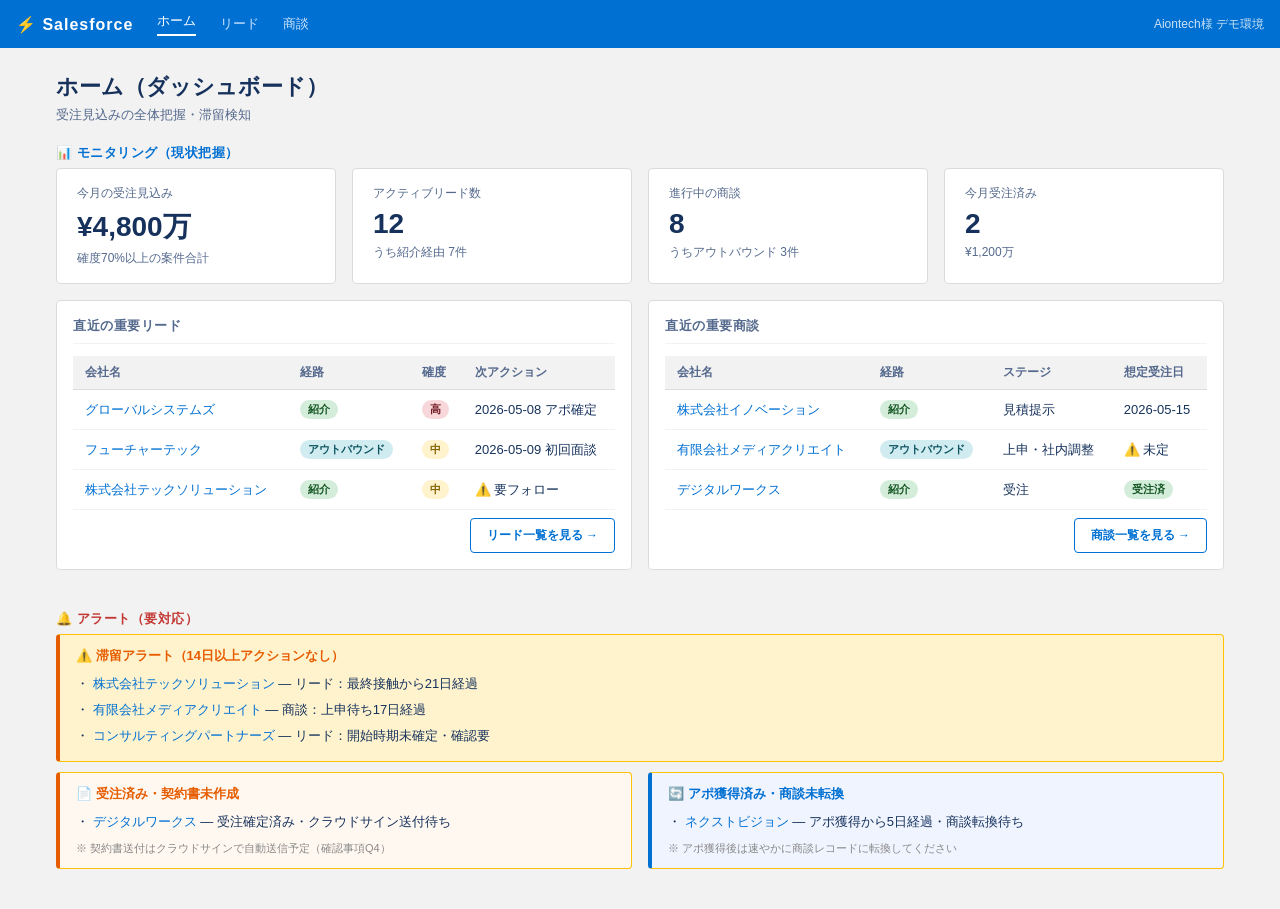
<file: index.html>
<!DOCTYPE html>
<html lang="ja">
<head>
<meta charset="UTF-8">
<meta name="viewport" content="width=device-width, initial-scale=1.0">
<title>S-00 ホーム | Salesforce デモ</title>
<link rel="stylesheet" href="_styles.css">
</head>
<body>

<nav class="topnav" id="topnav"></nav>

<div class="page-wrap">
  <div class="page-header">
    <h1>ホーム（ダッシュボード）</h1>
    <p>受注見込みの全体把握・滞留検知</p>
  </div>

  <!-- ① モニタリング（現状把握） -->
  <div style="margin-bottom:6px;">
    <span style="font-size:13px;font-weight:700;color:#0070d2;letter-spacing:.04em;">📊 モニタリング（現状把握）</span>
  </div>

  <div class="kpi-row">
    <div class="kpi-card">
      <div class="kpi-label">今月の受注見込み</div>
      <div class="kpi-value">¥4,800万</div>
      <div class="kpi-sub">確度70%以上の案件合計</div>
    </div>
    <div class="kpi-card">
      <div class="kpi-label">アクティブリード数</div>
      <div class="kpi-value">12</div>
      <div class="kpi-sub">うち紹介経由 7件</div>
    </div>
    <div class="kpi-card">
      <div class="kpi-label">進行中の商談</div>
      <div class="kpi-value">8</div>
      <div class="kpi-sub">うちアウトバウンド 3件</div>
    </div>
    <div class="kpi-card">
      <div class="kpi-label">今月受注済み</div>
      <div class="kpi-value">2</div>
      <div class="kpi-sub">¥1,200万</div>
    </div>
  </div>

  <div style="display:grid; grid-template-columns:1fr 1fr; gap:16px; margin-bottom:24px;">

    <!-- 直近の重要リード -->
    <div class="card">
      <div class="card-title">直近の重要リード</div>
      <table>
        <thead>
          <tr>
            <th>会社名</th>
            <th>経路</th>
            <th>確度</th>
            <th>次アクション</th>
          </tr>
        </thead>
        <tbody>
          <tr>
            <td><a href="lead_detail.html">グローバルシステムズ</a></td>
            <td><span class="badge badge-referral">紹介</span></td>
            <td><span class="badge badge-high">高</span></td>
            <td>2026-05-08 アポ確定</td>
          </tr>
          <tr>
            <td><a href="lead_detail.html">フューチャーテック</a></td>
            <td><span class="badge badge-outbound">アウトバウンド</span></td>
            <td><span class="badge badge-mid">中</span></td>
            <td>2026-05-09 初回面談</td>
          </tr>
          <tr>
            <td><a href="lead_detail.html">株式会社テックソリューション</a></td>
            <td><span class="badge badge-referral">紹介</span></td>
            <td><span class="badge badge-mid">中</span></td>
            <td>⚠️ 要フォロー</td>
          </tr>
        </tbody>
      </table>
      <div style="text-align:right;margin-top:8px;">
        <a href="lead_list.html" class="btn btn-secondary" style="font-size:12px;">リード一覧を見る →</a>
      </div>
    </div>

    <!-- 直近の重要商談 -->
    <div class="card">
      <div class="card-title">直近の重要商談</div>
      <table>
        <thead>
          <tr>
            <th>会社名</th>
            <th>経路</th>
            <th>ステージ</th>
            <th>想定受注日</th>
          </tr>
        </thead>
        <tbody>
          <tr>
            <td><a href="opportunity_detail.html">株式会社イノベーション</a></td>
            <td><span class="badge badge-referral">紹介</span></td>
            <td>見積提示</td>
            <td>2026-05-15</td>
          </tr>
          <tr>
            <td><a href="opportunity_detail.html">有限会社メディアクリエイト</a></td>
            <td><span class="badge badge-outbound">アウトバウンド</span></td>
            <td>上申・社内調整</td>
            <td>⚠️ 未定</td>
          </tr>
          <tr>
            <td><a href="opportunity_detail.html">デジタルワークス</a></td>
            <td><span class="badge badge-referral">紹介</span></td>
            <td>受注</td>
            <td><span class="badge badge-won">受注済</span></td>
          </tr>
        </tbody>
      </table>
      <div style="text-align:right;margin-top:8px;">
        <a href="opportunity_list.html" class="btn btn-secondary" style="font-size:12px;">商談一覧を見る →</a>
      </div>
    </div>

  </div>

  <!-- ② アラート（要対応） -->
  <div style="margin-bottom:6px;">
    <span style="font-size:13px;font-weight:700;color:#c23934;letter-spacing:.04em;">🔔 アラート（要対応）</span>
  </div>

  <div class="alert-row" style="margin-bottom:10px;">
    <div class="alert-title">⚠️ 滞留アラート（14日以上アクションなし）</div>
    <div class="alert-item">・ <a href="lead_detail.html">株式会社テックソリューション</a> — リード：最終接触から21日経過</div>
    <div class="alert-item">・ <a href="opportunity_detail.html">有限会社メディアクリエイト</a> — 商談：上申待ち17日経過</div>
    <div class="alert-item">・ <a href="lead_detail.html">コンサルティングパートナーズ</a> — リード：開始時期未確定・確認要</div>
  </div>

  <div style="display:grid; grid-template-columns:1fr 1fr; gap:16px;">
    <div class="alert-row" style="background:#fff8f0;border-left:4px solid #e65c00;">
      <div class="alert-title" style="color:#e65c00;">📄 受注済み・契約書未作成</div>
      <div class="alert-item">・ <a href="opportunity_detail.html">デジタルワークス</a> — 受注確定済み・クラウドサイン送付待ち</div>
      <div style="font-size:11px;color:#888;margin-top:6px;">※ 契約書送付はクラウドサインで自動送信予定（確認事項Q4）</div>
    </div>
    <div class="alert-row" style="background:#f0f4ff;border-left:4px solid #0070d2;">
      <div class="alert-title" style="color:#0070d2;">🔄 アポ獲得済み・商談未転換</div>
      <div class="alert-item">・ <a href="lead_detail.html">ネクストビジョン</a> — アポ獲得から5日経過・商談転換待ち</div>
      <div style="font-size:11px;color:#888;margin-top:6px;">※ アポ獲得後は速やかに商談レコードに転換してください</div>
    </div>
  </div>
</div>

<script src="_nav.js"></script>
</body>
</html>
</file>
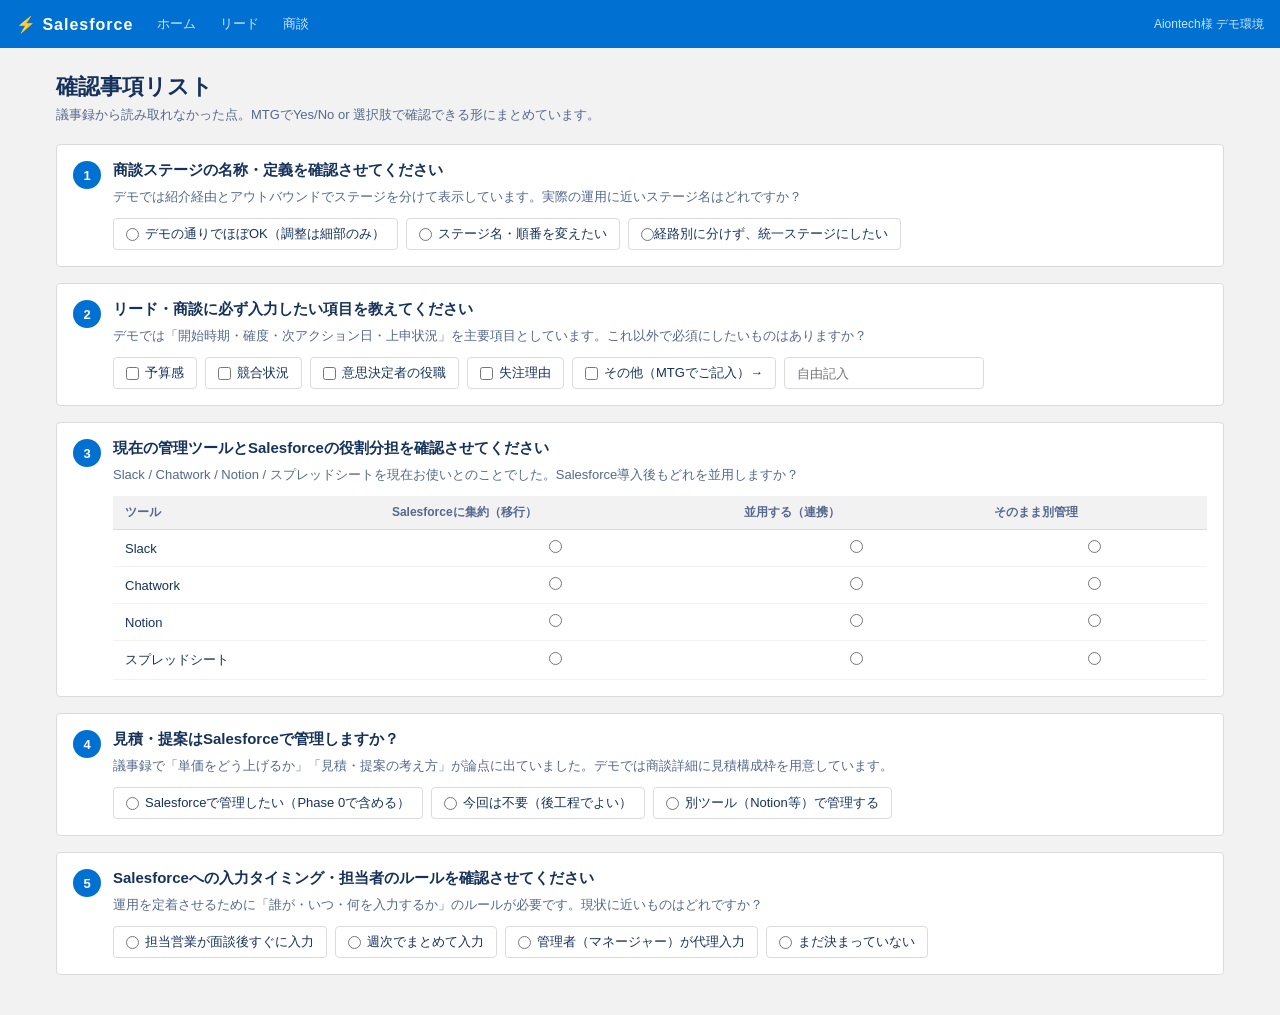
<file: checklist.html>
<!DOCTYPE html>
<html lang="ja">
<head>
<meta charset="UTF-8">
<meta name="viewport" content="width=device-width, initial-scale=1.0">
<title>確認事項リスト | Salesforce デモ</title>
<link rel="stylesheet" href="_styles.css">
</head>
<body>

<nav class="topnav" id="topnav"></nav>

<div class="page-wrap">
  <div class="page-header">
    <h1>確認事項リスト</h1>
    <p>議事録から読み取れなかった点。MTGでYes/No or 選択肢で確認できる形にまとめています。</p>
  </div>

  <!-- Q1 -->
  <div class="card">
    <div style="display:flex;gap:12px;align-items:flex-start;">
      <div style="background:#0070d2;color:#fff;border-radius:50%;width:28px;height:28px;display:flex;align-items:center;justify-content:center;font-weight:700;font-size:13px;flex-shrink:0;">1</div>
      <div style="flex:1;">
        <div style="font-size:15px;font-weight:600;margin-bottom:8px;">
          商談ステージの名称・定義を確認させてください
        </div>
        <div style="font-size:13px;color:#54698d;margin-bottom:12px;">
          デモでは紹介経由とアウトバウンドでステージを分けて表示しています。実際の運用に近いステージ名はどれですか？
        </div>
        <div style="display:flex;flex-wrap:wrap;gap:8px;">
          <label style="display:flex;align-items:center;gap:6px;padding:6px 12px;border:1px solid #dddbda;border-radius:4px;cursor:pointer;font-size:13px;"><input type="radio" name="q1"> デモの通りでほぼOK（調整は細部のみ）</label>
          <label style="display:flex;align-items:center;gap:6px;padding:6px 12px;border:1px solid #dddbda;border-radius:4px;cursor:pointer;font-size:13px;"><input type="radio" name="q1"> ステージ名・順番を変えたい</label>
          <label style="display:flex;align-items:center;gap=6px;padding:6px 12px;border:1px solid #dddbda;border-radius:4px;cursor:pointer;font-size:13px;"><input type="radio" name="q1"> 経路別に分けず、統一ステージにしたい</label>
        </div>
      </div>
    </div>
  </div>

  <!-- Q2 -->
  <div class="card">
    <div style="display:flex;gap:12px;align-items:flex-start;">
      <div style="background:#0070d2;color:#fff;border-radius:50%;width:28px;height:28px;display:flex;align-items:center;justify-content:center;font-weight:700;font-size:13px;flex-shrink:0;">2</div>
      <div style="flex:1;">
        <div style="font-size:15px;font-weight:600;margin-bottom:8px;">
          リード・商談に必ず入力したい項目を教えてください
        </div>
        <div style="font-size:13px;color:#54698d;margin-bottom:12px;">
          デモでは「開始時期・確度・次アクション日・上申状況」を主要項目としています。これ以外で必須にしたいものはありますか？
        </div>
        <div style="display:flex;flex-wrap:wrap;gap:8px;">
          <label style="display:flex;align-items:center;gap:6px;padding:6px 12px;border:1px solid #dddbda;border-radius:4px;cursor:pointer;font-size:13px;"><input type="checkbox"> 予算感</label>
          <label style="display:flex;align-items:center;gap:6px;padding:6px 12px;border:1px solid #dddbda;border-radius:4px;cursor:pointer;font-size:13px;"><input type="checkbox"> 競合状況</label>
          <label style="display:flex;align-items:center;gap:6px;padding:6px 12px;border:1px solid #dddbda;border-radius:4px;cursor:pointer;font-size:13px;"><input type="checkbox"> 意思決定者の役職</label>
          <label style="display:flex;align-items:center;gap:6px;padding:6px 12px;border:1px solid #dddbda;border-radius:4px;cursor:pointer;font-size:13px;"><input type="checkbox"> 失注理由</label>
          <label style="display:flex;align-items:center;gap:6px;padding:6px 12px;border:1px solid #dddbda;border-radius:4px;cursor:pointer;font-size:13px;"><input type="checkbox"> その他（MTGでご記入）→</label>
          <input type="text" placeholder="自由記入" style="padding:6px 12px;border:1px solid #dddbda;border-radius:4px;font-size:13px;width:200px;">
        </div>
      </div>
    </div>
  </div>

  <!-- Q3 -->
  <div class="card">
    <div style="display:flex;gap:12px;align-items:flex-start;">
      <div style="background:#0070d2;color:#fff;border-radius:50%;width:28px;height:28px;display:flex;align-items:center;justify-content:center;font-weight:700;font-size:13px;flex-shrink:0;">3</div>
      <div style="flex:1;">
        <div style="font-size:15px;font-weight:600;margin-bottom:8px;">
          現在の管理ツールとSalesforceの役割分担を確認させてください
        </div>
        <div style="font-size:13px;color:#54698d;margin-bottom:12px;">
          Slack / Chatwork / Notion / スプレッドシートを現在お使いとのことでした。Salesforce導入後もどれを並用しますか？
        </div>
        <table style="font-size:13px;">
          <thead>
            <tr>
              <th>ツール</th>
              <th>Salesforceに集約（移行）</th>
              <th>並用する（連携）</th>
              <th>そのまま別管理</th>
            </tr>
          </thead>
          <tbody>
            <tr>
              <td>Slack</td>
              <td style="text-align:center;"><input type="radio" name="q3_slack"></td>
              <td style="text-align:center;"><input type="radio" name="q3_slack"></td>
              <td style="text-align:center;"><input type="radio" name="q3_slack"></td>
            </tr>
            <tr>
              <td>Chatwork</td>
              <td style="text-align:center;"><input type="radio" name="q3_chat"></td>
              <td style="text-align:center;"><input type="radio" name="q3_chat"></td>
              <td style="text-align:center;"><input type="radio" name="q3_chat"></td>
            </tr>
            <tr>
              <td>Notion</td>
              <td style="text-align:center;"><input type="radio" name="q3_notion"></td>
              <td style="text-align:center;"><input type="radio" name="q3_notion"></td>
              <td style="text-align:center;"><input type="radio" name="q3_notion"></td>
            </tr>
            <tr>
              <td>スプレッドシート</td>
              <td style="text-align:center;"><input type="radio" name="q3_sheet"></td>
              <td style="text-align:center;"><input type="radio" name="q3_sheet"></td>
              <td style="text-align:center;"><input type="radio" name="q3_sheet"></td>
            </tr>
          </tbody>
        </table>
      </div>
    </div>
  </div>

  <!-- Q4 -->
  <div class="card">
    <div style="display:flex;gap:12px;align-items:flex-start;">
      <div style="background:#0070d2;color:#fff;border-radius:50%;width:28px;height:28px;display:flex;align-items:center;justify-content:center;font-weight:700;font-size:13px;flex-shrink:0;">4</div>
      <div style="flex:1;">
        <div style="font-size:15px;font-weight:600;margin-bottom:8px;">
          見積・提案はSalesforceで管理しますか？
        </div>
        <div style="font-size:13px;color:#54698d;margin-bottom:12px;">
          議事録で「単価をどう上げるか」「見積・提案の考え方」が論点に出ていました。デモでは商談詳細に見積構成枠を用意しています。
        </div>
        <div style="display:flex;flex-wrap:wrap;gap:8px;">
          <label style="display:flex;align-items:center;gap:6px;padding:6px 12px;border:1px solid #dddbda;border-radius:4px;cursor:pointer;font-size:13px;"><input type="radio" name="q4"> Salesforceで管理したい（Phase 0で含める）</label>
          <label style="display:flex;align-items:center;gap:6px;padding:6px 12px;border:1px solid #dddbda;border-radius:4px;cursor:pointer;font-size:13px;"><input type="radio" name="q4"> 今回は不要（後工程でよい）</label>
          <label style="display:flex;align-items:center;gap:6px;padding:6px 12px;border:1px solid #dddbda;border-radius:4px;cursor:pointer;font-size:13px;"><input type="radio" name="q4"> 別ツール（Notion等）で管理する</label>
        </div>
      </div>
    </div>
  </div>

  <!-- Q5 -->
  <div class="card">
    <div style="display:flex;gap:12px;align-items:flex-start;">
      <div style="background:#0070d2;color:#fff;border-radius:50%;width:28px;height:28px;display:flex;align-items:center;justify-content:center;font-weight:700;font-size:13px;flex-shrink:0;">5</div>
      <div style="flex:1;">
        <div style="font-size:15px;font-weight:600;margin-bottom:8px;">
          Salesforceへの入力タイミング・担当者のルールを確認させてください
        </div>
        <div style="font-size:13px;color:#54698d;margin-bottom:12px;">
          運用を定着させるために「誰が・いつ・何を入力するか」のルールが必要です。現状に近いものはどれですか？
        </div>
        <div style="display:flex;flex-wrap:wrap;gap:8px;">
          <label style="display:flex;align-items:center;gap:6px;padding:6px 12px;border:1px solid #dddbda;border-radius:4px;cursor:pointer;font-size:13px;"><input type="radio" name="q5"> 担当営業が面談後すぐに入力</label>
          <label style="display:flex;align-items:center;gap:6px;padding:6px 12px;border:1px solid #dddbda;border-radius:4px;cursor:pointer;font-size:13px;"><input type="radio" name="q5"> 週次でまとめて入力</label>
          <label style="display:flex;align-items:center;gap:6px;padding:6px 12px;border:1px solid #dddbda;border-radius:4px;cursor:pointer;font-size:13px;"><input type="radio" name="q5"> 管理者（マネージャー）が代理入力</label>
          <label style="display:flex;align-items:center;gap:6px;padding:6px 12px;border:1px solid #dddbda;border-radius:4px;cursor:pointer;font-size:13px;"><input type="radio" name="q5"> まだ決まっていない</label>
        </div>
      </div>
    </div>
  </div>

</div>

<script src="_nav.js"></script>
</body>
</html>
</file>
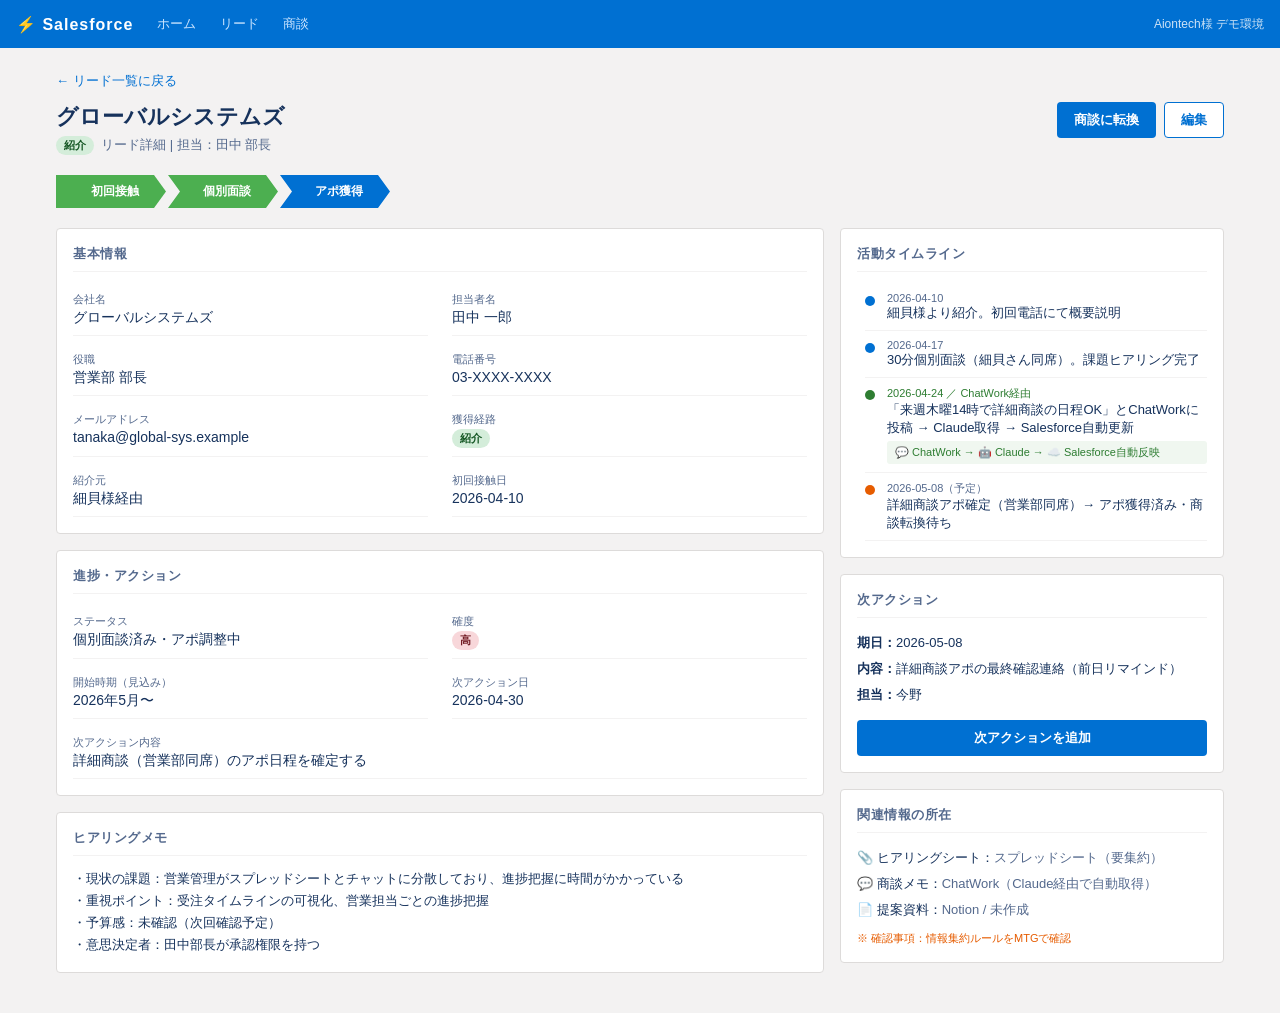
<file: lead_detail.html>
<!DOCTYPE html>
<html lang="ja">
<head>
<meta charset="UTF-8">
<meta name="viewport" content="width=device-width, initial-scale=1.0">
<title>S-01b リード詳細 | Salesforce デモ</title>
<link rel="stylesheet" href="_styles.css">
</head>
<body>

<nav class="topnav" id="topnav"></nav>

<div class="page-wrap">
  <div style="margin-bottom:12px;">
    <a href="lead_list.html" style="color:#0070d2;font-size:13px;text-decoration:none;">← リード一覧に戻る</a>
  </div>

  <div class="page-header" style="display:flex;align-items:flex-start;justify-content:space-between;">
    <div>
      <h1>グローバルシステムズ</h1>
      <p>
        <span class="badge badge-referral">紹介</span>&nbsp;
        リード詳細 | 担当：田中 部長
      </p>
    </div>
    <div class="btn-row" style="margin:0;">
      <a href="opportunity_detail.html" class="btn btn-primary">商談に転換</a>
      <a href="#" class="btn btn-secondary">編集</a>
    </div>
  </div>

  <!-- ステータスバー（リードフェーズ：初回接触〜アポ獲得まで） -->
  <div class="stage-path" style="margin-bottom:20px;">
    <div class="stage-step done">初回接触</div>
    <div class="stage-step done">個別面談</div>
    <div class="stage-step active">アポ獲得</div>
  </div>

  <div class="detail-grid">
    <!-- メイン情報 -->
    <div>
      <div class="card">
        <div class="card-title">基本情報</div>
        <div class="field-row">
          <div class="field-item">
            <div class="field-label">会社名</div>
            <div class="field-value">グローバルシステムズ</div>
          </div>
          <div class="field-item">
            <div class="field-label">担当者名</div>
            <div class="field-value">田中 一郎</div>
          </div>
          <div class="field-item">
            <div class="field-label">役職</div>
            <div class="field-value">営業部 部長</div>
          </div>
          <div class="field-item">
            <div class="field-label">電話番号</div>
            <div class="field-value">03-XXXX-XXXX</div>
          </div>
          <div class="field-item">
            <div class="field-label">メールアドレス</div>
            <div class="field-value">tanaka@global-sys.example</div>
          </div>
          <div class="field-item">
            <div class="field-label">獲得経路</div>
            <div class="field-value"><span class="badge badge-referral">紹介</span></div>
          </div>
          <div class="field-item">
            <div class="field-label">紹介元</div>
            <div class="field-value">細貝様経由</div>
          </div>
          <div class="field-item">
            <div class="field-label">初回接触日</div>
            <div class="field-value">2026-04-10</div>
          </div>
        </div>
      </div>

      <div class="card">
        <div class="card-title">進捗・アクション</div>
        <div class="field-row">
          <div class="field-item">
            <div class="field-label">ステータス</div>
            <div class="field-value">個別面談済み・アポ調整中</div>
          </div>
          <div class="field-item">
            <div class="field-label">確度</div>
            <div class="field-value"><span class="badge badge-high">高</span></div>
          </div>
          <div class="field-item">
            <div class="field-label">開始時期（見込み）</div>
            <div class="field-value">2026年5月〜</div>
          </div>
          <div class="field-item">
            <div class="field-label">次アクション日</div>
            <div class="field-value">2026-04-30</div>
          </div>
          <div class="field-item" style="grid-column:1/-1;">
            <div class="field-label">次アクション内容</div>
            <div class="field-value">詳細商談（営業部同席）のアポ日程を確定する</div>
          </div>
        </div>
      </div>

      <div class="card">
        <div class="card-title">ヒアリングメモ</div>
        <div style="font-size:13px;line-height:1.7;color:#16325c;">
          <p>・現状の課題：営業管理がスプレッドシートとチャットに分散しており、進捗把握に時間がかかっている</p>
          <p>・重視ポイント：受注タイムラインの可視化、営業担当ごとの進捗把握</p>
          <p>・予算感：未確認（次回確認予定）</p>
          <p>・意思決定者：田中部長が承認権限を持つ</p>
        </div>
      </div>
    </div>

    <!-- サイドバー -->
    <div>
      <div class="card">
        <div class="card-title">活動タイムライン</div>
        <div class="timeline">
          <div class="tl-item">
            <div class="tl-dot"></div>
            <div class="tl-content">
              <div class="tl-date">2026-04-10</div>
              <div class="tl-text">細貝様より紹介。初回電話にて概要説明</div>
            </div>
          </div>
          <div class="tl-item">
            <div class="tl-dot"></div>
            <div class="tl-content">
              <div class="tl-date">2026-04-17</div>
              <div class="tl-text">30分個別面談（細貝さん同席）。課題ヒアリング完了</div>
            </div>
          </div>
          <div class="tl-item">
            <div class="tl-dot" style="background:#2e7d32;"></div>
            <div class="tl-content">
              <div class="tl-date" style="color:#2e7d32;">2026-04-24 ／ ChatWork経由</div>
              <div class="tl-text">「来週木曜14時で詳細商談の日程OK」とChatWorkに投稿 → Claude取得 → Salesforce自動更新</div>
              <div style="font-size:11px;background:#f0f7f0;padding:4px 8px;margin-top:4px;border-radius:3px;color:#2e7d32;">
                💬 ChatWork → 🤖 Claude → ☁️ Salesforce自動反映
              </div>
            </div>
          </div>
          <div class="tl-item">
            <div class="tl-dot" style="background:#e65c00;"></div>
            <div class="tl-content">
              <div class="tl-date">2026-05-08（予定）</div>
              <div class="tl-text">詳細商談アポ確定（営業部同席）→ アポ獲得済み・商談転換待ち</div>
            </div>
          </div>
        </div>
      </div>

      <div class="card">
        <div class="card-title">次アクション</div>
        <div style="font-size:13px;line-height:2;">
          <div><strong>期日：</strong>2026-05-08</div>
          <div><strong>内容：</strong>詳細商談アポの最終確認連絡（前日リマインド）</div>
          <div><strong>担当：</strong>今野</div>
        </div>
        <div style="margin-top:12px;">
          <a href="#" class="btn btn-primary" style="width:100%;text-align:center;display:block;">次アクションを追加</a>
        </div>
      </div>

      <div class="card">
        <div class="card-title">関連情報の所在</div>
        <div style="font-size:13px;line-height:2;">
          <div>📎 ヒアリングシート：<span style="color:#54698d;">スプレッドシート（要集約）</span></div>
          <div>💬 商談メモ：<span style="color:#54698d;">ChatWork（Claude経由で自動取得）</span></div>
          <div>📄 提案資料：<span style="color:#54698d;">Notion / 未作成</span></div>
        </div>
        <div style="margin-top:8px;font-size:11px;color:#e65c00;">
          ※ 確認事項：情報集約ルールをMTGで確認
        </div>
      </div>
    </div>
  </div>
</div>

<script src="_nav.js"></script>
</body>
</html>
</file>
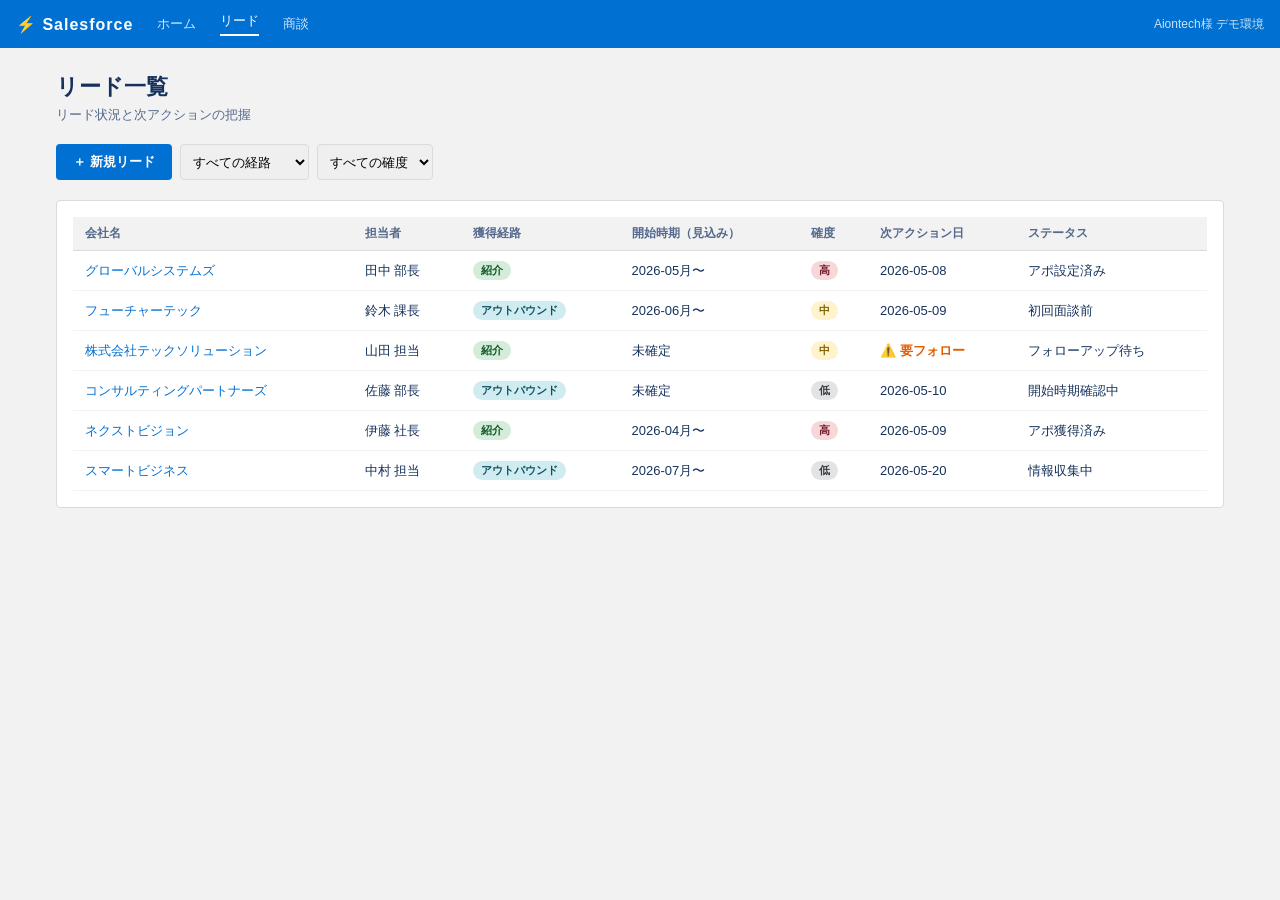
<file: lead_list.html>
<!DOCTYPE html>
<html lang="ja">
<head>
<meta charset="UTF-8">
<meta name="viewport" content="width=device-width, initial-scale=1.0">
<title>S-01a リード一覧 | Salesforce デモ</title>
<link rel="stylesheet" href="_styles.css">
</head>
<body>

<nav class="topnav" id="topnav"></nav>

<div class="page-wrap">
  <div class="page-header">
    <h1>リード一覧</h1>
    <p>リード状況と次アクションの把握</p>
  </div>

  <div class="btn-row">
    <a href="#" class="btn btn-primary">＋ 新規リード</a>
    <select style="padding:8px;border:1px solid #dddbda;border-radius:4px;font-size:13px;">
      <option>すべての経路</option>
      <option>紹介</option>
      <option>アウトバウンド</option>
    </select>
    <select style="padding:8px;border:1px solid #dddbda;border-radius:4px;font-size:13px;">
      <option>すべての確度</option>
      <option>高</option>
      <option>中</option>
      <option>低</option>
    </select>
  </div>

  <div class="card">
    <table>
      <thead>
        <tr>
          <th>会社名</th>
          <th>担当者</th>
          <th>獲得経路</th>
          <th>開始時期（見込み）</th>
          <th>確度</th>
          <th>次アクション日</th>
          <th>ステータス</th>
        </tr>
      </thead>
      <tbody>
        <tr>
          <td><a href="lead_detail.html">グローバルシステムズ</a></td>
          <td>田中 部長</td>
          <td><span class="badge badge-referral">紹介</span></td>
          <td>2026-05月〜</td>
          <td><span class="badge badge-high">高</span></td>
          <td>2026-05-08</td>
          <td>アポ設定済み</td>
        </tr>
        <tr>
          <td><a href="lead_detail.html">フューチャーテック</a></td>
          <td>鈴木 課長</td>
          <td><span class="badge badge-outbound">アウトバウンド</span></td>
          <td>2026-06月〜</td>
          <td><span class="badge badge-mid">中</span></td>
          <td>2026-05-09</td>
          <td>初回面談前</td>
        </tr>
        <tr>
          <td><a href="lead_detail.html">株式会社テックソリューション</a></td>
          <td>山田 担当</td>
          <td><span class="badge badge-referral">紹介</span></td>
          <td>未確定</td>
          <td><span class="badge badge-mid">中</span></td>
          <td style="color:#e65c00;font-weight:600;">⚠️ 要フォロー</td>
          <td>フォローアップ待ち</td>
        </tr>
        <tr>
          <td><a href="lead_detail.html">コンサルティングパートナーズ</a></td>
          <td>佐藤 部長</td>
          <td><span class="badge badge-outbound">アウトバウンド</span></td>
          <td>未確定</td>
          <td><span class="badge badge-low">低</span></td>
          <td>2026-05-10</td>
          <td>開始時期確認中</td>
        </tr>
        <tr>
          <td><a href="lead_detail.html">ネクストビジョン</a></td>
          <td>伊藤 社長</td>
          <td><span class="badge badge-referral">紹介</span></td>
          <td>2026-04月〜</td>
          <td><span class="badge badge-high">高</span></td>
          <td>2026-05-09</td>
          <td>アポ獲得済み</td>
        </tr>
        <tr>
          <td><a href="lead_detail.html">スマートビジネス</a></td>
          <td>中村 担当</td>
          <td><span class="badge badge-outbound">アウトバウンド</span></td>
          <td>2026-07月〜</td>
          <td><span class="badge badge-low">低</span></td>
          <td>2026-05-20</td>
          <td>情報収集中</td>
        </tr>
      </tbody>
    </table>
  </div>
</div>

<script src="_nav.js"></script>
</body>
</html>
</file>
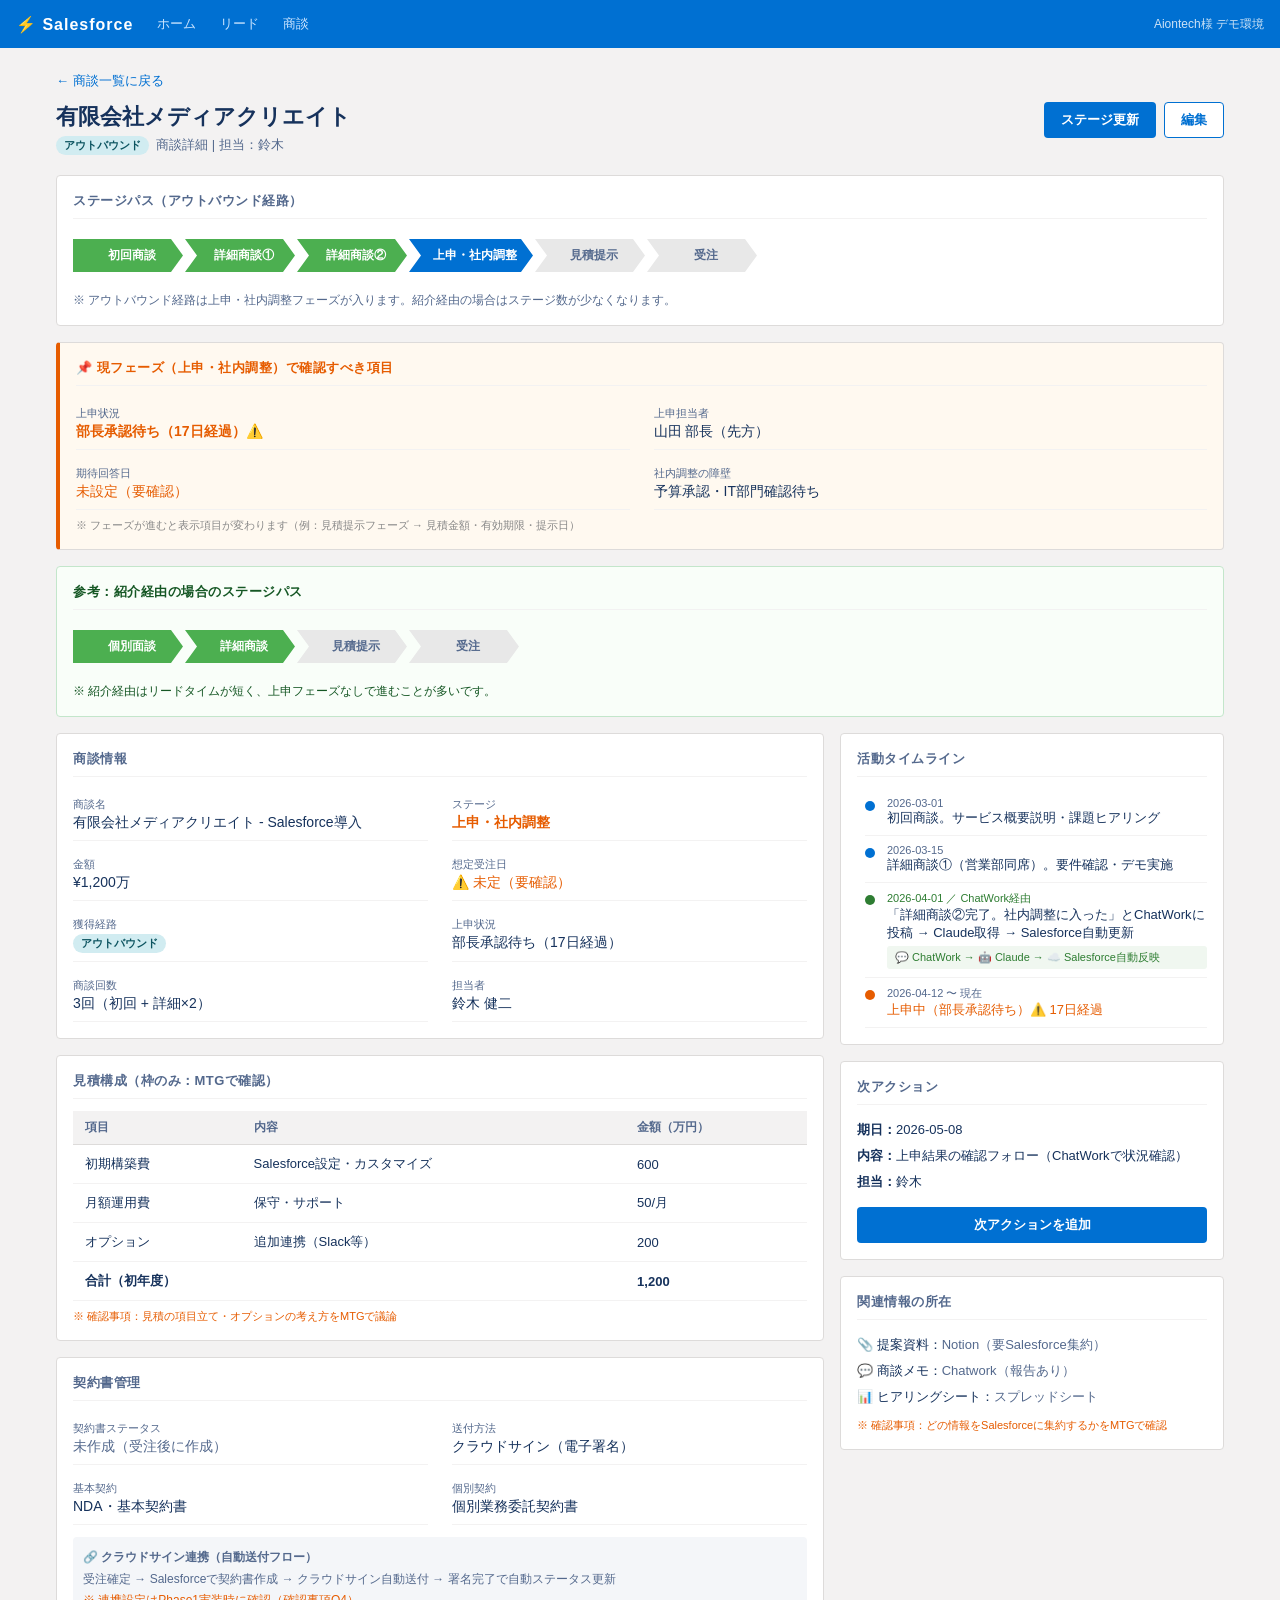
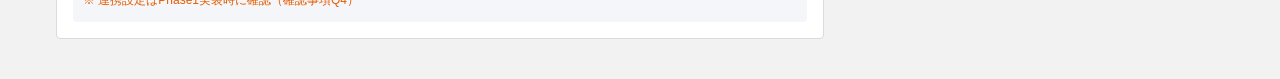
<file: opportunity_detail.html>
<!DOCTYPE html>
<html lang="ja">
<head>
<meta charset="UTF-8">
<meta name="viewport" content="width=device-width, initial-scale=1.0">
<title>S-02b 商談詳細 | Salesforce デモ</title>
<link rel="stylesheet" href="_styles.css">
</head>
<body>

<nav class="topnav" id="topnav"></nav>

<div class="page-wrap">
  <div style="margin-bottom:12px;">
    <a href="opportunity_list.html" style="color:#0070d2;font-size:13px;text-decoration:none;">← 商談一覧に戻る</a>
  </div>

  <div class="page-header" style="display:flex;align-items:flex-start;justify-content:space-between;">
    <div>
      <h1>有限会社メディアクリエイト</h1>
      <p>
        <span class="badge badge-outbound">アウトバウンド</span>&nbsp;
        商談詳細 | 担当：鈴木
      </p>
    </div>
    <div class="btn-row" style="margin:0;">
      <a href="#" class="btn btn-primary">ステージ更新</a>
      <a href="#" class="btn btn-secondary">編集</a>
    </div>
  </div>

  <!-- 経路別ステージパス切り替え表示 -->
  <div class="card" style="margin-bottom:16px;">
    <div class="card-title">ステージパス（アウトバウンド経路）</div>
    <div class="stage-path">
      <div class="stage-step done">初回商談</div>
      <div class="stage-step done">詳細商談①</div>
      <div class="stage-step done">詳細商談②</div>
      <div class="stage-step active">上申・社内調整</div>
      <div class="stage-step">見積提示</div>
      <div class="stage-step">受注</div>
    </div>
    <div style="font-size:12px;color:#54698d;margin-top:8px;">
      ※ アウトバウンド経路は上申・社内調整フェーズが入ります。紹介経由の場合はステージ数が少なくなります。
    </div>
  </div>

  <!-- 現フェーズの重要確認項目 -->
  <div class="card" style="margin-bottom:16px;background:#fff9f0;border-left:4px solid #e65c00;">
    <div class="card-title" style="color:#e65c00;">📌 現フェーズ（上申・社内調整）で確認すべき項目</div>
    <div class="field-row">
      <div class="field-item">
        <div class="field-label">上申状況</div>
        <div class="field-value" style="color:#e65c00;font-weight:600;">部長承認待ち（17日経過）⚠️</div>
      </div>
      <div class="field-item">
        <div class="field-label">上申担当者</div>
        <div class="field-value">山田 部長（先方）</div>
      </div>
      <div class="field-item">
        <div class="field-label">期待回答日</div>
        <div class="field-value" style="color:#e65c00;">未設定（要確認）</div>
      </div>
      <div class="field-item">
        <div class="field-label">社内調整の障壁</div>
        <div class="field-value">予算承認・IT部門確認待ち</div>
      </div>
    </div>
    <div style="font-size:11px;color:#888;margin-top:8px;">※ フェーズが進むと表示項目が変わります（例：見積提示フェーズ → 見積金額・有効期限・提示日）</div>
  </div>

  <!-- 紹介経由の場合（参考表示） -->
  <div class="card" style="margin-bottom:16px;background:#f9fef9;border-color:#c3e6cb;">
    <div class="card-title" style="color:#155724;">参考：紹介経由の場合のステージパス</div>
    <div class="stage-path">
      <div class="stage-step done">個別面談</div>
      <div class="stage-step done">詳細商談</div>
      <div class="stage-step">見積提示</div>
      <div class="stage-step">受注</div>
    </div>
    <div style="font-size:12px;color:#155724;margin-top:8px;">
      ※ 紹介経由はリードタイムが短く、上申フェーズなしで進むことが多いです。
    </div>
  </div>

  <div class="detail-grid">
    <!-- メイン情報 -->
    <div>
      <div class="card">
        <div class="card-title">商談情報</div>
        <div class="field-row">
          <div class="field-item">
            <div class="field-label">商談名</div>
            <div class="field-value">有限会社メディアクリエイト - Salesforce導入</div>
          </div>
          <div class="field-item">
            <div class="field-label">ステージ</div>
            <div class="field-value" style="color:#e65c00;font-weight:600;">上申・社内調整</div>
          </div>
          <div class="field-item">
            <div class="field-label">金額</div>
            <div class="field-value">¥1,200万</div>
          </div>
          <div class="field-item">
            <div class="field-label">想定受注日</div>
            <div class="field-value" style="color:#e65c00;">⚠️ 未定（要確認）</div>
          </div>
          <div class="field-item">
            <div class="field-label">獲得経路</div>
            <div class="field-value"><span class="badge badge-outbound">アウトバウンド</span></div>
          </div>
          <div class="field-item">
            <div class="field-label">上申状況</div>
            <div class="field-value">部長承認待ち（17日経過）</div>
          </div>
          <div class="field-item">
            <div class="field-label">商談回数</div>
            <div class="field-value">3回（初回 + 詳細×2）</div>
          </div>
          <div class="field-item">
            <div class="field-label">担当者</div>
            <div class="field-value">鈴木 健二</div>
          </div>
        </div>
      </div>

      <!-- 見積構成（任意枠） -->
      <div class="card">
        <div class="card-title">見積構成（枠のみ：MTGで確認）</div>
        <table>
          <thead>
            <tr>
              <th>項目</th>
              <th>内容</th>
              <th>金額（万円）</th>
            </tr>
          </thead>
          <tbody>
            <tr>
              <td>初期構築費</td>
              <td>Salesforce設定・カスタマイズ</td>
              <td>600</td>
            </tr>
            <tr>
              <td>月額運用費</td>
              <td>保守・サポート</td>
              <td>50/月</td>
            </tr>
            <tr>
              <td>オプション</td>
              <td>追加連携（Slack等）</td>
              <td>200</td>
            </tr>
            <tr>
              <td colspan="2" style="font-weight:600;">合計（初年度）</td>
              <td style="font-weight:600;">1,200</td>
            </tr>
          </tbody>
        </table>
        <div style="margin-top:8px;font-size:11px;color:#e65c00;">
          ※ 確認事項：見積の項目立て・オプションの考え方をMTGで議論
        </div>
      </div>

      <!-- 契約書管理 -->
      <div class="card">
        <div class="card-title">契約書管理</div>
        <div class="field-row" style="margin-bottom:12px;">
          <div class="field-item">
            <div class="field-label">契約書ステータス</div>
            <div class="field-value" style="color:#54698d;">未作成（受注後に作成）</div>
          </div>
          <div class="field-item">
            <div class="field-label">送付方法</div>
            <div class="field-value">クラウドサイン（電子署名）</div>
          </div>
          <div class="field-item">
            <div class="field-label">基本契約</div>
            <div class="field-value">NDA・基本契約書</div>
          </div>
          <div class="field-item">
            <div class="field-label">個別契約</div>
            <div class="field-value">個別業務委託契約書</div>
          </div>
        </div>
        <div style="padding:10px;background:#f4f6f9;border-radius:4px;font-size:12px;color:#54698d;line-height:1.8;">
          🔗 <strong>クラウドサイン連携（自動送付フロー）</strong><br>
          受注確定 → Salesforceで契約書作成 → クラウドサイン自動送付 → 署名完了で自動ステータス更新<br>
          <span style="color:#e65c00;">※ 連携設定はPhase1実装時に確認（確認事項Q4）</span>
        </div>
      </div>
    </div>

    <!-- サイドバー -->
    <div>
      <div class="card">
        <div class="card-title">活動タイムライン</div>
        <div class="timeline">
          <div class="tl-item">
            <div class="tl-dot"></div>
            <div class="tl-content">
              <div class="tl-date">2026-03-01</div>
              <div class="tl-text">初回商談。サービス概要説明・課題ヒアリング</div>
            </div>
          </div>
          <div class="tl-item">
            <div class="tl-dot"></div>
            <div class="tl-content">
              <div class="tl-date">2026-03-15</div>
              <div class="tl-text">詳細商談①（営業部同席）。要件確認・デモ実施</div>
            </div>
          </div>
          <div class="tl-item">
            <div class="tl-dot" style="background:#2e7d32;"></div>
            <div class="tl-content">
              <div class="tl-date" style="color:#2e7d32;">2026-04-01 ／ ChatWork経由</div>
              <div class="tl-text">「詳細商談②完了。社内調整に入った」とChatWorkに投稿 → Claude取得 → Salesforce自動更新</div>
              <div style="font-size:11px;background:#f0f7f0;padding:4px 8px;margin-top:4px;border-radius:3px;color:#2e7d32;">
                💬 ChatWork → 🤖 Claude → ☁️ Salesforce自動反映
              </div>
            </div>
          </div>
          <div class="tl-item">
            <div class="tl-dot" style="background:#e65c00;"></div>
            <div class="tl-content">
              <div class="tl-date">2026-04-12 〜 現在</div>
              <div class="tl-text" style="color:#e65c00;">上申中（部長承認待ち）⚠️ 17日経過</div>
            </div>
          </div>
        </div>
      </div>

      <div class="card">
        <div class="card-title">次アクション</div>
        <div style="font-size:13px;line-height:2;">
          <div><strong>期日：</strong>2026-05-08</div>
          <div><strong>内容：</strong>上申結果の確認フォロー（ChatWorkで状況確認）</div>
          <div><strong>担当：</strong>鈴木</div>
        </div>
        <div style="margin-top:12px;">
          <a href="#" class="btn btn-primary" style="width:100%;text-align:center;display:block;">次アクションを追加</a>
        </div>
      </div>

      <div class="card">
        <div class="card-title">関連情報の所在</div>
        <div style="font-size:13px;line-height:2;">
          <div>📎 提案資料：<span style="color:#54698d;">Notion（要Salesforce集約）</span></div>
          <div>💬 商談メモ：<span style="color:#54698d;">Chatwork（報告あり）</span></div>
          <div>📊 ヒアリングシート：<span style="color:#54698d;">スプレッドシート</span></div>
        </div>
        <div style="margin-top:8px;font-size:11px;color:#e65c00;">
          ※ 確認事項：どの情報をSalesforceに集約するかをMTGで確認
        </div>
      </div>
    </div>
  </div>
</div>

<script src="_nav.js"></script>
</body>
</html>
</file>
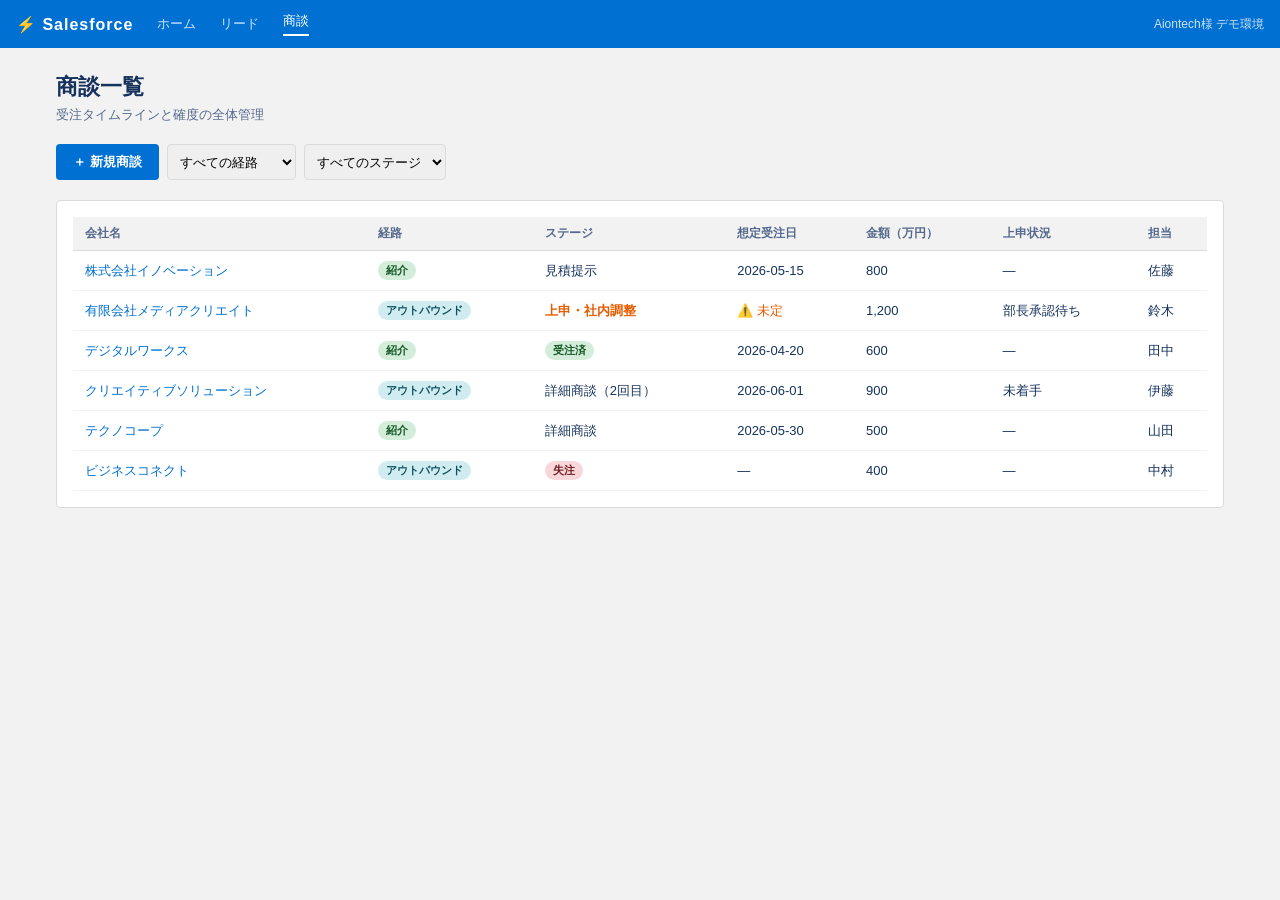
<file: opportunity_list.html>
<!DOCTYPE html>
<html lang="ja">
<head>
<meta charset="UTF-8">
<meta name="viewport" content="width=device-width, initial-scale=1.0">
<title>S-02a 商談一覧 | Salesforce デモ</title>
<link rel="stylesheet" href="_styles.css">
</head>
<body>

<nav class="topnav" id="topnav"></nav>

<div class="page-wrap">
  <div class="page-header">
    <h1>商談一覧</h1>
    <p>受注タイムラインと確度の全体管理</p>
  </div>

  <div class="btn-row">
    <a href="#" class="btn btn-primary">＋ 新規商談</a>
    <select style="padding:8px;border:1px solid #dddbda;border-radius:4px;font-size:13px;">
      <option>すべての経路</option>
      <option>紹介</option>
      <option>アウトバウンド</option>
    </select>
    <select style="padding:8px;border:1px solid #dddbda;border-radius:4px;font-size:13px;">
      <option>すべてのステージ</option>
      <option>詳細商談</option>
      <option>見積提示</option>
      <option>上申・社内調整</option>
      <option>受注</option>
    </select>
  </div>

  <div class="card">
    <table>
      <thead>
        <tr>
          <th>会社名</th>
          <th>経路</th>
          <th>ステージ</th>
          <th>想定受注日</th>
          <th>金額（万円）</th>
          <th>上申状況</th>
          <th>担当</th>
        </tr>
      </thead>
      <tbody>
        <tr>
          <td><a href="opportunity_detail.html">株式会社イノベーション</a></td>
          <td><span class="badge badge-referral">紹介</span></td>
          <td>見積提示</td>
          <td>2026-05-15</td>
          <td>800</td>
          <td>—</td>
          <td>佐藤</td>
        </tr>
        <tr>
          <td><a href="opportunity_detail.html">有限会社メディアクリエイト</a></td>
          <td><span class="badge badge-outbound">アウトバウンド</span></td>
          <td style="color:#e65c00;font-weight:600;">上申・社内調整</td>
          <td style="color:#e65c00;">⚠️ 未定</td>
          <td>1,200</td>
          <td>部長承認待ち</td>
          <td>鈴木</td>
        </tr>
        <tr>
          <td><a href="opportunity_detail.html">デジタルワークス</a></td>
          <td><span class="badge badge-referral">紹介</span></td>
          <td><span class="badge badge-won">受注済</span></td>
          <td>2026-04-20</td>
          <td>600</td>
          <td>—</td>
          <td>田中</td>
        </tr>
        <tr>
          <td><a href="opportunity_detail.html">クリエイティブソリューション</a></td>
          <td><span class="badge badge-outbound">アウトバウンド</span></td>
          <td>詳細商談（2回目）</td>
          <td>2026-06-01</td>
          <td>900</td>
          <td>未着手</td>
          <td>伊藤</td>
        </tr>
        <tr>
          <td><a href="opportunity_detail.html">テクノコープ</a></td>
          <td><span class="badge badge-referral">紹介</span></td>
          <td>詳細商談</td>
          <td>2026-05-30</td>
          <td>500</td>
          <td>—</td>
          <td>山田</td>
        </tr>
        <tr>
          <td><a href="opportunity_detail.html">ビジネスコネクト</a></td>
          <td><span class="badge badge-outbound">アウトバウンド</span></td>
          <td><span class="badge badge-lost">失注</span></td>
          <td>—</td>
          <td>400</td>
          <td>—</td>
          <td>中村</td>
        </tr>
      </tbody>
    </table>
  </div>
</div>

<script src="_nav.js"></script>
</body>
</html>
</file>
<file: _styles.css>
* { box-sizing: border-box; margin: 0; padding: 0; }

body {
  font-family: 'Segoe UI', 'Hiragino Sans', sans-serif;
  font-size: 14px;
  background: #f3f2f2;
  color: #16325c;
}

/* ===== TOP NAV ===== */
.topnav {
  background: #0070d2;
  color: #fff;
  height: 48px;
  display: flex;
  align-items: center;
  padding: 0 16px;
  gap: 24px;
}
.topnav .logo { font-weight: 700; font-size: 16px; letter-spacing: 1px; }
.topnav a { color: #cce5ff; text-decoration: none; font-size: 13px; }
.topnav a:hover { color: #fff; }
.topnav a.active { color: #fff; border-bottom: 2px solid #fff; padding-bottom: 4px; }

/* ===== LAYOUT ===== */
.page-wrap { max-width: 1200px; margin: 0 auto; padding: 24px 16px; }

.page-header { margin-bottom: 20px; }
.page-header h1 { font-size: 22px; font-weight: 700; }
.page-header p { color: #54698d; font-size: 13px; margin-top: 4px; }

/* ===== CARDS ===== */
.card {
  background: #fff;
  border-radius: 4px;
  border: 1px solid #dddbda;
  padding: 16px;
  margin-bottom: 16px;
}
.card-title {
  font-size: 13px;
  font-weight: 600;
  color: #54698d;
  text-transform: uppercase;
  letter-spacing: 0.5px;
  margin-bottom: 12px;
  border-bottom: 1px solid #f3f2f2;
  padding-bottom: 8px;
}

/* ===== KPI ROW ===== */
.kpi-row { display: flex; gap: 16px; margin-bottom: 16px; flex-wrap: wrap; }
.kpi-card {
  background: #fff;
  border: 1px solid #dddbda;
  border-radius: 4px;
  padding: 16px 20px;
  flex: 1;
  min-width: 160px;
}
.kpi-card .kpi-label { font-size: 12px; color: #54698d; margin-bottom: 6px; }
.kpi-card .kpi-value { font-size: 28px; font-weight: 700; color: #16325c; }
.kpi-card .kpi-sub { font-size: 12px; color: #54698d; margin-top: 4px; }

/* ===== ALERT ===== */
.alert-row {
  background: #fff3cd;
  border: 1px solid #ffc107;
  border-left: 4px solid #e65c00;
  border-radius: 4px;
  padding: 12px 16px;
  margin-bottom: 16px;
}
.alert-row .alert-title { font-weight: 600; font-size: 13px; color: #e65c00; margin-bottom: 6px; }
.alert-item { font-size: 13px; padding: 4px 0; color: #16325c; }
.alert-item a { color: #0070d2; text-decoration: none; }
.alert-item a:hover { text-decoration: underline; }

/* ===== TABLE ===== */
table { width: 100%; border-collapse: collapse; }
th {
  background: #f3f2f2;
  text-align: left;
  padding: 8px 12px;
  font-size: 12px;
  font-weight: 600;
  color: #54698d;
  border-bottom: 1px solid #dddbda;
}
td {
  padding: 10px 12px;
  border-bottom: 1px solid #f3f2f2;
  font-size: 13px;
  vertical-align: middle;
}
tr:hover td { background: #f3f9ff; }
td a { color: #0070d2; text-decoration: none; }
td a:hover { text-decoration: underline; }

/* ===== BADGE ===== */
.badge {
  display: inline-block;
  padding: 2px 8px;
  border-radius: 12px;
  font-size: 11px;
  font-weight: 600;
}
.badge-referral { background: #d4edda; color: #155724; }
.badge-outbound { background: #d1ecf1; color: #0c5460; }
.badge-high { background: #f8d7da; color: #721c24; }
.badge-mid { background: #fff3cd; color: #856404; }
.badge-low { background: #e2e3e5; color: #383d41; }
.badge-won { background: #d4edda; color: #155724; }
.badge-lost { background: #f8d7da; color: #721c24; }

/* ===== STAGE PATH ===== */
.stage-path { display: flex; align-items: center; gap: 0; margin: 20px 0; flex-wrap: wrap; }
.stage-step {
  background: #e8e8e8;
  color: #54698d;
  padding: 8px 16px 8px 24px;
  font-size: 12px;
  font-weight: 600;
  clip-path: polygon(0 0, calc(100% - 12px) 0, 100% 50%, calc(100% - 12px) 100%, 0 100%, 12px 50%);
  margin-right: 2px;
  min-width: 110px;
  text-align: center;
}
.stage-step:first-child { clip-path: polygon(0 0, calc(100% - 12px) 0, 100% 50%, calc(100% - 12px) 100%, 0 100%); }
.stage-step.active { background: #0070d2; color: #fff; }
.stage-step.done { background: #4caf50; color: #fff; }

/* ===== DETAIL LAYOUT ===== */
.detail-grid { display: grid; grid-template-columns: 2fr 1fr; gap: 16px; }
.field-group { margin-bottom: 16px; }
.field-row { display: grid; grid-template-columns: 1fr 1fr; gap: 8px 24px; }
.field-item { padding: 8px 0; border-bottom: 1px solid #f3f2f2; }
.field-label { font-size: 11px; color: #54698d; margin-bottom: 2px; }
.field-value { font-size: 14px; color: #16325c; font-weight: 500; }

/* ===== BUTTONS ===== */
.btn {
  display: inline-block;
  padding: 8px 16px;
  border-radius: 4px;
  font-size: 13px;
  font-weight: 600;
  cursor: pointer;
  text-decoration: none;
  border: 1px solid transparent;
}
.btn-primary { background: #0070d2; color: #fff; }
.btn-primary:hover { background: #005fb2; }
.btn-secondary { background: #fff; color: #0070d2; border-color: #0070d2; }
.btn-secondary:hover { background: #f0f7ff; }
.btn-row { display: flex; gap: 8px; margin-bottom: 20px; }

/* ===== TIMELINE ===== */
.timeline { padding-left: 8px; }
.tl-item { display: flex; gap: 12px; padding: 8px 0; border-bottom: 1px solid #f3f2f2; }
.tl-dot { width: 10px; height: 10px; border-radius: 50%; background: #0070d2; margin-top: 4px; flex-shrink: 0; }
.tl-content { flex: 1; }
.tl-date { font-size: 11px; color: #54698d; }
.tl-text { font-size: 13px; }

/* ===== RESPONSIVE ===== */
@media (max-width: 768px) {
  .detail-grid { grid-template-columns: 1fr; }
  .kpi-row { flex-direction: column; }
  .stage-step { min-width: 80px; font-size: 11px; }
}
</file>
